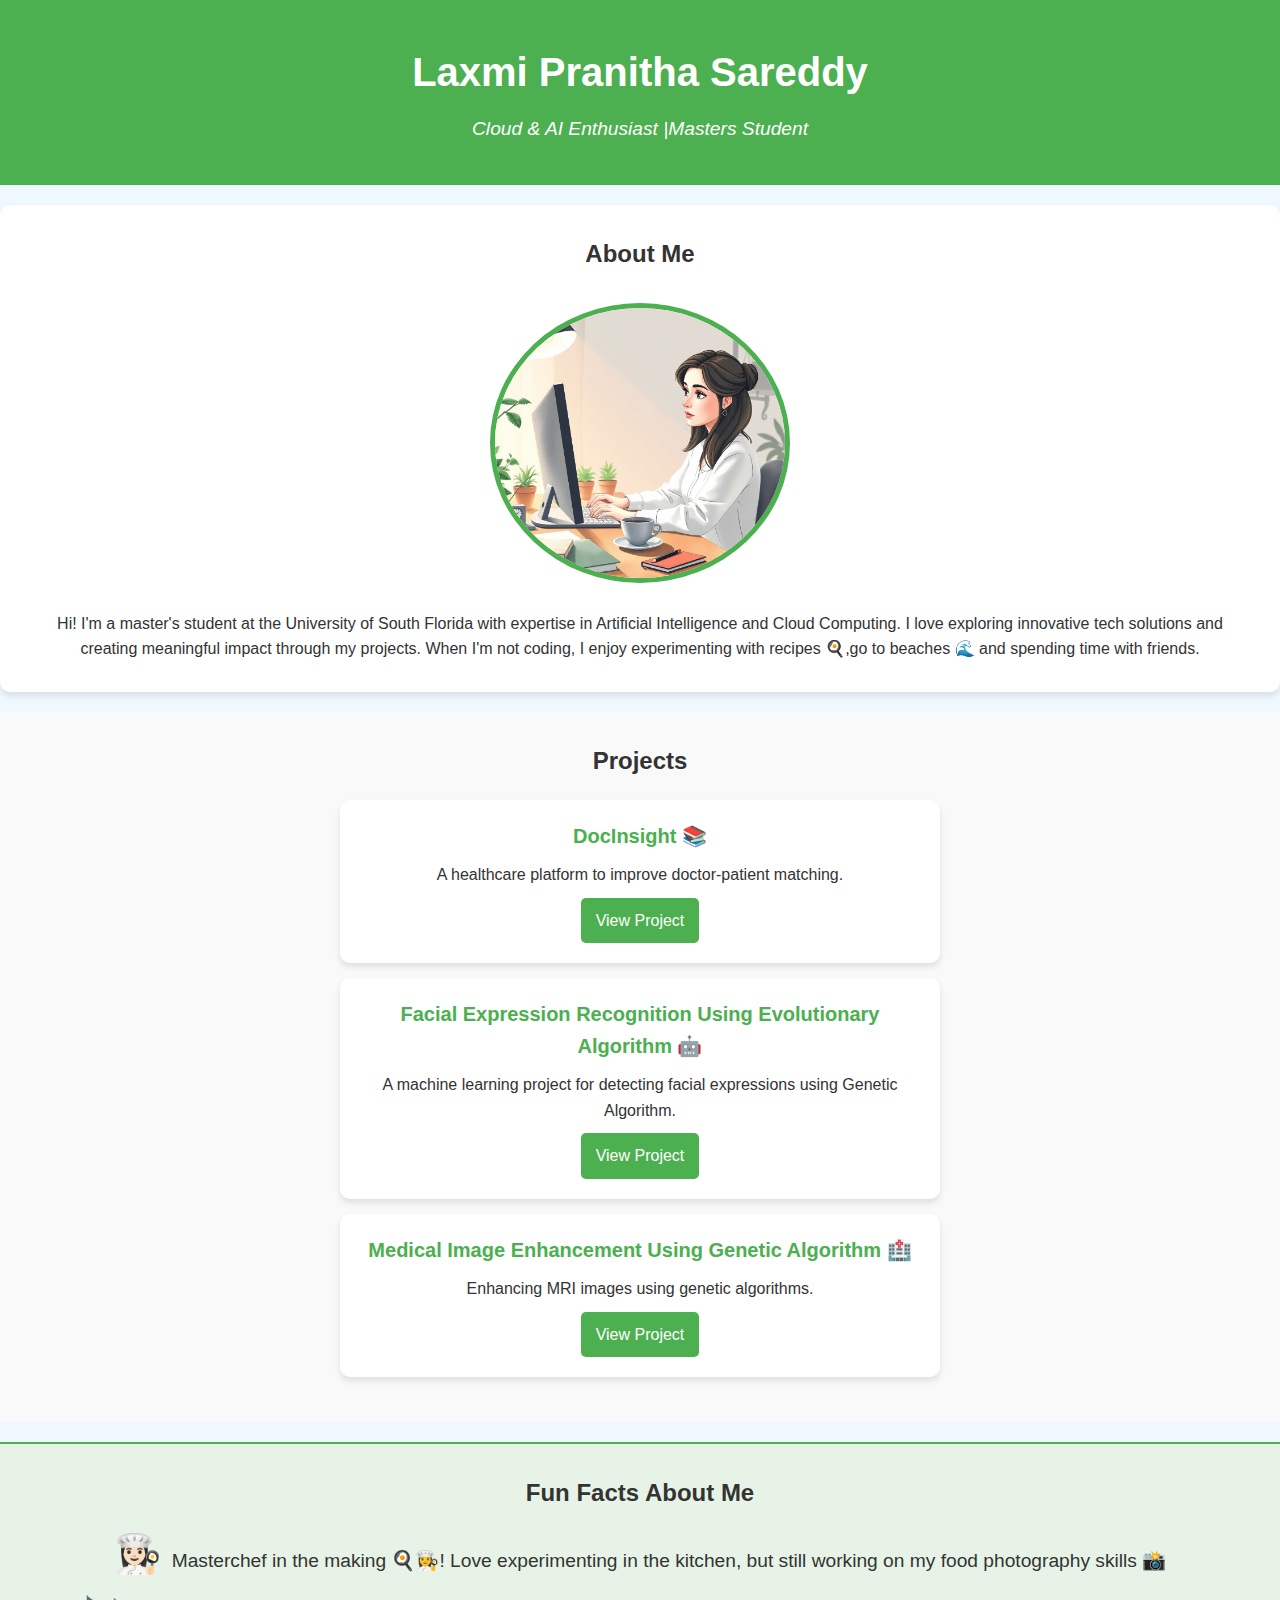
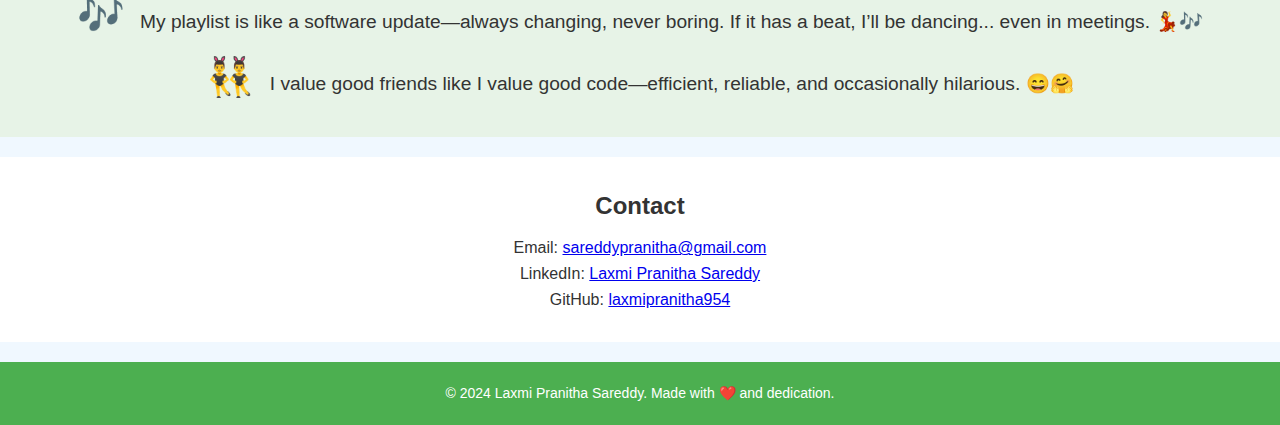
<file: index.html>
<!DOCTYPE html>
<html lang="en">
<head>
    <meta charset="UTF-8">
    <meta name="viewport" content="width=device-width, initial-scale=1.0">
    <title>Laxmi Pranitha's Portfolio</title>
    <link rel="stylesheet" href="styles.css">
    <style>
        body {
            font-family: Arial, sans-serif;
            margin: 0;
            padding: 0;
            background-color: #f0f8ff;
            color: #333;
        }

        header {
            background-color: #4caf50;
            color: white;
            text-align: center;
            padding: 20px;
        }

        header h1 {
            font-size: 2.5em;
        }

        header p {
            font-size: 1.2em;
        }

        .container {
            max-width: 1200px;
            margin: 0 auto;
            padding: 20px;
        }

        .about {
            text-align: center;
            padding: 30px;
            background-color: #ffffff;
            margin: 20px auto;
            border-radius: 10px;
            box-shadow: 0 4px 6px rgba(0, 0, 0, 0.1);
        }

        .about img {
            border-radius: 50%;
            border: 5px solid #4caf50;
            margin: 20px 0;
        }

        .projects {
            padding: 30px;
            background-color: #f9f9f9;
        }

        .projects h2 {
            text-align: center;
            margin-bottom: 20px;
        }

        .project-card {
            background-color: #ffffff;
            margin: 15px auto;
            padding: 20px;
            border-radius: 10px;
            box-shadow: 0 4px 6px rgba(0, 0, 0, 0.1);
            text-align: center;
            max-width: 600px;
        }

        .project-card h3 {
            color: #4caf50;
        }

        .project-card a {
            text-decoration: none;
            color: #ffffff;
            background-color: #4caf50;
            padding: 10px 15px;
            border-radius: 5px;
            display: inline-block;
            margin-top: 10px;
        }

        .project-card a:hover {
            background-color: #45a049;
        }

        .contact {
            text-align: center;
            padding: 30px;
            background-color: #ffffff;
        }

        footer {
            text-align: center;
            padding: 20px;
            background-color: #4caf50;
            color: white;
        }

        .fun {
            padding: 30px;
            background-color: #e7f3e7;
            text-align: center;
            border-top: 2px solid #4caf50;
        }

        .fun p {
            font-size: 1.2em;
        }

        .emoji {
            font-size: 2em;
            margin-right: 10px;
        }
    </style>
</head>
<body>
    <header>
        <div class="container">
            <h1>Laxmi Pranitha Sareddy</h1>
            <p>Cloud & AI Enthusiast |Masters Student</p>
        </div>
    </header>

    <section class="about">
        <h2>About Me</h2>
        <img src="images/image.jpeg" alt="Laxmi Pranitha Sareddy" style="width:300px;height:auto;">
        <p>Hi! I'm a master's student at the University of South Florida with expertise in Artificial Intelligence and Cloud Computing. I love exploring innovative tech solutions and creating meaningful impact through my projects. When I'm not coding, I enjoy experimenting with recipes 🍳,go to beaches 🌊  and spending time with friends.</p>
    </section>

    <section class="projects">
        <h2>Projects</h2>
        <div class="project-card">
            <h3>DocInsight 📚</h3>
            <p>A healthcare platform to improve doctor-patient matching.</p>
            <a href="https://github.com/laxmipranitha954/laxmipranitha/tree/main/projects/DocInsight" target="_blank">View Project</a>
        </div>
        <div class="project-card">
            <h3>Facial Expression Recognition Using Evolutionary Algorithm 🤖</h3>
            <p>A machine learning project for detecting facial expressions using Genetic Algorithm.</p>
            <a href="https://github.com/laxmipranitha954/laxmipranitha/tree/main/projects/facial_expression_recognition_genetic_algorithm" target="_blank">View Project</a>
        </div>
        <div class="project-card">
            <h3>Medical Image Enhancement Using Genetic Algorithm 🏥</h3>
            <p>Enhancing MRI images using genetic algorithms.</p>
            <a href="https://github.com/laxmipranitha954/laxmipranitha/tree/main/projects/medical_image_enhancement_genetic_algorithm" target="_blank">View Project</a>
        </div>
    </section>

    <section class="fun">
        <h2>Fun Facts About Me</h2>
        <p><span class="emoji">👩🏻‍🍳</span>Masterchef in the making 🍳👩‍🍳! Love experimenting in the kitchen, but still working on my food photography skills 📸</p>
    <p><span class="emoji">🎶</span> My playlist is like a software update—always changing, never boring. If it has a beat, I’ll be dancing... even in meetings. 💃🎶</p>
        <p><span class="emoji">👯‍♂️</span> I value good friends like I value good code—efficient, reliable, and occasionally hilarious. 😄🤗</p>
    </section>

    <section class="contact">
        <h2>Contact</h2>
        <p>Email: <a href="mailto:sareddypranitha@gmail.com">sareddypranitha@gmail.com</a></p>
        <p>LinkedIn: <a href="https://linkedin.com/in/laxmipranitha">Laxmi Pranitha Sareddy</a></p>
        <p>GitHub: <a href="https://github.com/laxmipranitha954">laxmipranitha954</a></p>
    </section>

    <footer>
        <p>&copy; 2024 Laxmi Pranitha Sareddy. Made with ❤️ and dedication.</p>
    </footer>
</body>
</html>
</file>
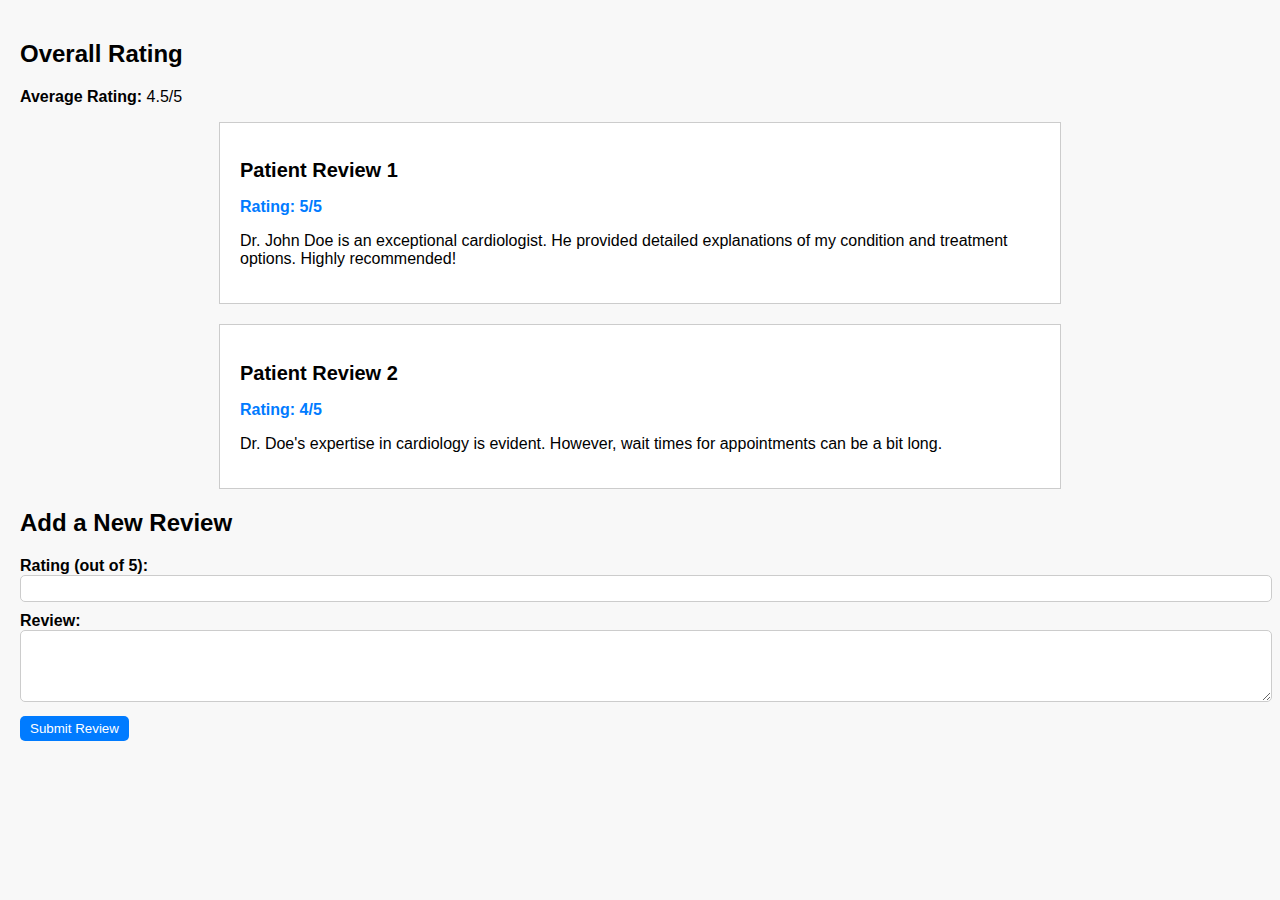
<file: projects/DocInsight/add-review.html>
<!DOCTYPE html>
<html lang="en">

<head>
  <meta charset="UTF-8">
  <meta name="viewport" content="width=device-width, initial-scale=1.0">
  <title>Doctor Reviews</title>
  <style>
    body {
      font-family: Arial, sans-serif;
      margin: 0;
      padding: 20px;
      background-color: #f8f8f8;
    }

    .review-container {
      max-width: 800px;
      margin: 0 auto;
      padding: 20px;
      border: 1px solid #ccc;
      background-color: #fff;
      margin-bottom: 20px;
    }

    .review-header {
      font-size: 20px;
      margin-bottom: 10px;
    }

    .review-content {
      margin-bottom: 15px;
    }

    .review-rating {
      color: #007bff;
      font-weight: bold;
    }

    .review-form {
      margin-bottom: 20px;
    }

    .form-group {
      margin-bottom: 10px;
    }

    .form-group label {
      display: block;
      font-weight: bold;
    }

    .form-group input,
    .form-group textarea {
      width: 100%;
      padding: 5px;
      border: 1px solid #ccc;
      border-radius: 5px;
    }

    .form-group button {
      padding: 5px 10px;
      background-color: #007bff;
      color: #fff;
      border: none;
      border-radius: 5px;
      cursor: pointer;
    }
  </style>
</head>

<body>
  <div class="overall-rating">
    <h2>Overall Rating</h2>
    <p><strong>Average Rating:</strong> 4.5/5</p>
    <!-- You can display other overall rating information here -->
  </div>

  <div id="reviews-list">
    <div class="review-container">
      <h2 class="review-header">Patient Review 1</h2>
      <p class="review-rating">Rating: 5/5</p>
      <p class="review-content">Dr. John Doe is an exceptional cardiologist. He provided detailed explanations of my condition
        and treatment options. Highly recommended!</p>
    </div>

    <div class="review-container">
      <h2 class="review-header">Patient Review 2</h2>
      <p class="review-rating">Rating: 4/5</p>
      <p class="review-content">Dr. Doe's expertise in cardiology is evident. However, wait times for appointments can be a bit
        long.</p>
    </div>

    <!-- Add more review containers as needed -->

  </div>

  <!-- Review Form -->
  <div class="review-form">
    <h2>Add a New Review</h2>
    <form id="new-review-form">
      <div class="form-group">
        <label for="rating">Rating (out of 5):</label>
        <input type="number" id="rating" name="rating" min="1" max="5" required>
      </div>
      <div class="form-group">
        <label for="review">Review:</label>
        <textarea id="review" name="review" rows="4" required></textarea>
      </div>
      <div class="form-group">
        <button type="submit">Submit Review</button>
      </div>
    </form>
  </div>

  <script>
    document.getElementById('new-review-form').addEventListener('submit', function (event) {
      event.preventDefault();
      const rating = document.getElementById('rating').value;
      const review = document.getElementById('review').value;

      // Clear form fields
      document.getElementById('rating').value = '';
      document.getElementById('review').value = '';

      // Create new review element
      const newReview = document.createElement('div');
      newReview.classList.add('review-container');
      newReview.innerHTML = `
        <h2 class="review-header">New Review</h2>
        <p class="review-rating">Rating: ${rating}/5</p>
        <p class="review-content">${review}</p>
      `;

      // Append new review to reviews list
      document.getElementById('reviews-list').appendChild(newReview);
    });
  </script>
</body>

</html>
</file>
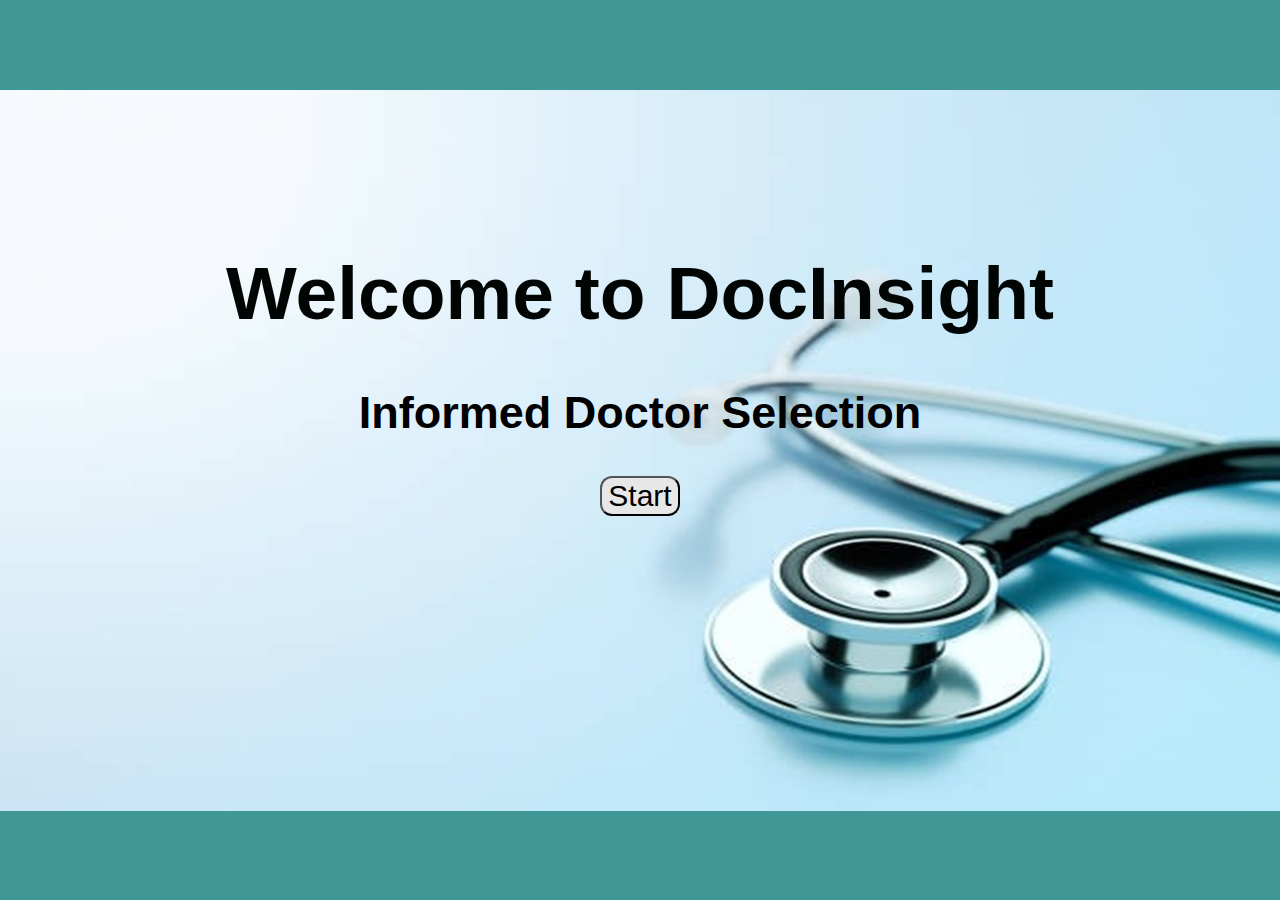
<file: projects/DocInsight/homepage.html>
<!DOCTYPE html>
<html lang="en">

<head>
    <meta charset="UTF-8">
    <meta name="viewport" content="width=device-width, initial-scale=1.0">
    
    <style>
        body {
            font-family: Gill Sans, sans-serif;
            margin: 0;
            padding: 0;
            background-color: #3F9796;
            background-image: url('stethoscope.jpeg');
            background-repeat: no-repeat;
            background-attachment: fixed;
            background-size: 100% auto;
            background-position: center;
            width: 100%;
            height: auto;
        }

        header {
            background-color: #333;
            padding: 0px;
            text-align: center;
            color: white;
        }
        .button
        {
            background-color: #e7e7e7;
            font-size: 30px;
            border-radius: 12px;
            
        }
        .button:hover {
  background-color: #008CBA;
  color: white;
}
        main {
            padding: 200px;
            text-align: center;
        }

        h1 {
            color: #000504;
        }
    </style>
</head>

<body>

   

    <main>
        <h1 style="font-size: 75px">Welcome to DocInsight</h1>
        <h2 style="font-size: 45px">Informed Doctor Selection</h2>
        <button onclick="location.href='selectionpage.html'" class="button">Start</button>
    </main>

</body>

</html>
</file>
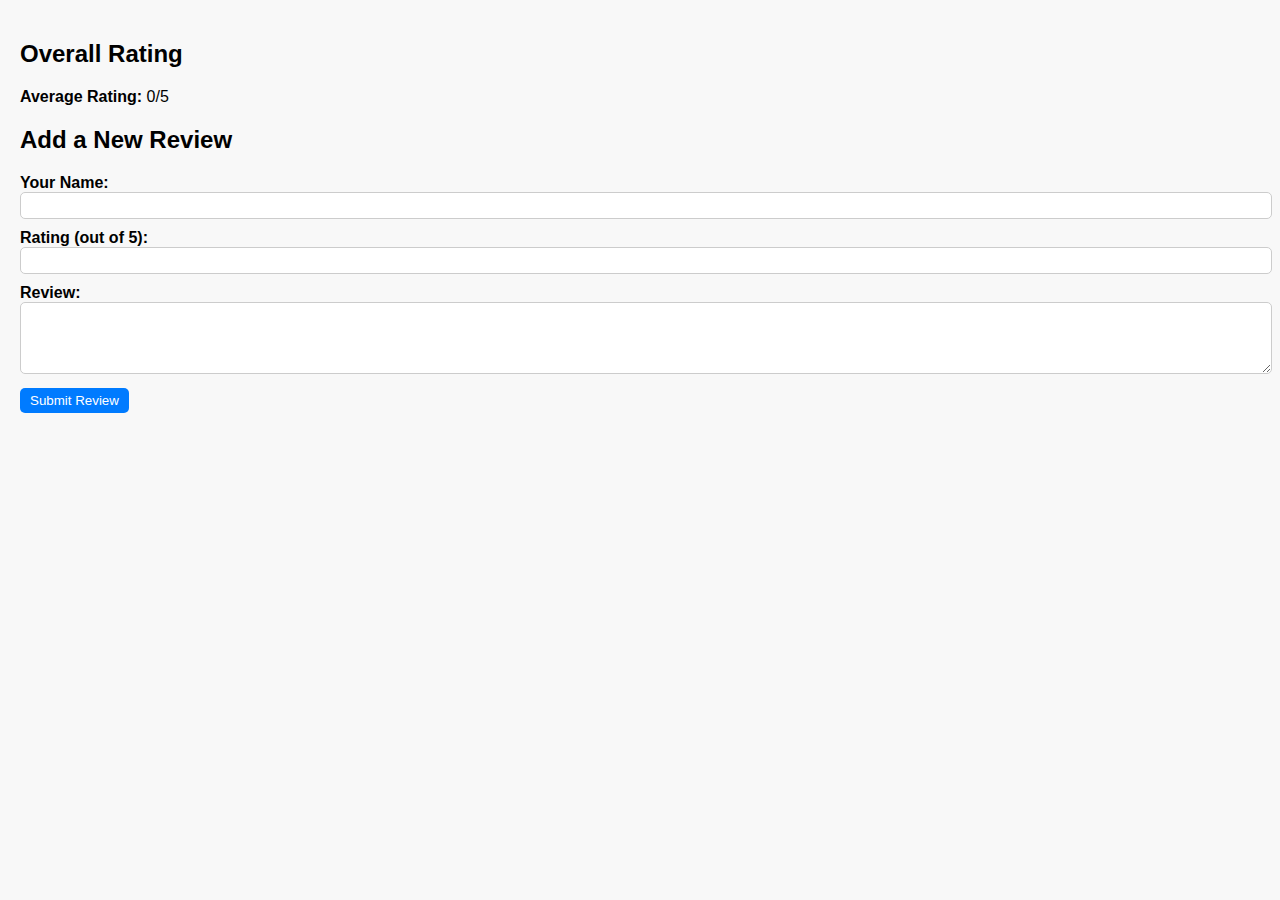
<file: projects/DocInsight/review.html>
<!DOCTYPE html>
<html lang="en">

<head>
  <meta charset="UTF-8">
  <meta name="viewport" content="width=device-width, initial-scale=1.0">
  <title>Doctor Reviews</title>
  <style>
    body {
      font-family: Arial, sans-serif;
      margin: 0;
      padding: 20px;
      background-color: #f8f8f8;
    }

    .review-container {
      max-width: 800px;
      margin: 0 auto;
      padding: 20px;
      border: 1px solid #ccc;
      background-color: #fff;
      margin-bottom: 20px;
    }

    .review-header {
      font-size: 20px;
      margin-bottom: 10px;
    }

    .review-content {
      margin-bottom: 15px;
    }

    .review-rating {
      color: #007bff;
      font-weight: bold;
    }

    .review-stars {
      display: inline-block;
      font-size: 24px;
      color: gold;
    }

    .review-form {
      margin-bottom: 20px;
    }

    .form-group {
      margin-bottom: 10px;
    }

    .form-group label {
      display: block;
      font-weight: bold;
    }

    .form-group input,
    .form-group textarea {
      width: 100%;
      padding: 5px;
      border: 1px solid #ccc;
      border-radius: 5px;
    }

    .form-group button {
      padding: 5px 10px;
      background-color: #007bff;
      color: #fff;
      border: none;
      border-radius: 5px;
      cursor: pointer;
    }
  </style>
</head>

<body>
  <div class="overall-rating" id="overall-rating">
    <h2>Overall Rating</h2>
    <p><strong>Average Rating:</strong> <span id="average-rating">4.5</span>/5</p>
    <!-- You can display other overall rating information here -->
  </div>

  <div id="reviews-list">
    <!-- Reviews will be dynamically added here -->
  </div>

  <!-- Review Form -->
  <div class="review-form">
    <h2>Add a New Review</h2>
    <form id="new-review-form">
      <div class="form-group">
        <label for="username">Your Name:</label>
        <input type="text" id="username" name="username" required>
      </div>
      <div class="form-group">
        <label for="rating">Rating (out of 5):</label>
        <input type="number" id="rating" name="rating" min="1" max="5" required>
      </div>
      <div class="form-group">
        <label for="review">Review:</label>
        <textarea id="review" name="review" rows="4" required></textarea>
      </div>
      <div class="form-group">
        <button type="submit">Submit Review</button>
      </div>
    </form>
  </div>

  <script>
    // Load reviews from localStorage on page load
    window.addEventListener('load', function () {
      loadReviews();
    });

    // Function to load reviews from localStorage
    function loadReviews() {
  const queryString = window.location.search;
  const urlParams = new URLSearchParams(queryString);
  const doctorId = urlParams.get('id');
  const doctorName = decodeURIComponent(urlParams.get('name'));

  const savedReviews = JSON.parse(localStorage.getItem('doctorReviews')) || [];
  const reviewsList = document.getElementById('reviews-list');
  reviewsList.innerHTML = '';

  savedReviews.forEach(function (reviewData) {
    if (reviewData.doctorName === doctorName) {
      const reviewContainer = createReviewElement(reviewData);
      reviewsList.appendChild(reviewContainer);
    }
  });

  // Update average rating based on loaded reviews
  updateAverageRating(doctorName);
}

    // Function to create a review element
    function createReviewElement(reviewData) {
      const reviewContainer = document.createElement('div');
      reviewContainer.classList.add('review-container');
      reviewContainer.innerHTML = `
        <h2 class="review-header">${reviewData.username}'s Review</h2>
        <p class="review-rating">Rating: ${reviewData.rating}/5</p>
        <div class="review-stars">${getStarRating(reviewData.rating)}</div>
        <p class="review-content">${reviewData.review}</p>
      `;
      return reviewContainer;
    }

    // Function to generate star rating based on the given rating number
    function getStarRating(rating) {
      const roundedRating = Math.round(parseFloat(rating));
      let stars = '';
      for (let i = 0; i < roundedRating; i++) {
        stars += '★'; // Unicode character for star
      }
      return stars;
    }

    document.getElementById('new-review-form').addEventListener('submit', function (event) {
  event.preventDefault();
  const queryString = window.location.search;
  const urlParams = new URLSearchParams(queryString);
  const doctorName = decodeURIComponent(urlParams.get('name'));

  const username = document.getElementById('username').value;
  const rating = document.getElementById('rating').value;
  const review = document.getElementById('review').value;
  const newReviewData = {
    username: username,
    rating: rating,
    review: review,
  };

  // Clear form fields
  document.getElementById('username').value = '';
  document.getElementById('rating').value = '';
  document.getElementById('review').value = '';

  // Save new review to localStorage
  saveReview(newReviewData, doctorName);

  // Create new review element
  const newReviewContainer = createReviewElement(newReviewData);

  // Append new review to reviews list
  document.getElementById('reviews-list').appendChild(newReviewContainer);

  // Update average rating
  updateAverageRating(doctorName);
});

    // Function to save review to localStorage
    function saveReview(reviewData, doctorName) {
  const savedReviews = JSON.parse(localStorage.getItem('doctorReviews')) || [];
  reviewData.doctorName = doctorName;
  savedReviews.push(reviewData);
  localStorage.setItem('doctorReviews', JSON.stringify(savedReviews));
}

    // Function to update average rating
    function updateAverageRating(doctorName) {
  const savedReviews = JSON.parse(localStorage.getItem('doctorReviews')) || [];
  const doctorReviews = savedReviews.filter(review => review.doctorName === doctorName);

  if (doctorReviews.length === 0) {
    document.getElementById('average-rating').textContent = '0';
    return;
  }
  let totalRating = 0;
  doctorReviews.forEach(function (reviewData) {
    totalRating += parseInt(reviewData.rating);
  });
  const averageRating = totalRating / doctorReviews.length;
  document.getElementById('average-rating').textContent = averageRating.toFixed(1);
}
  </script>
</body>

</html>
</file>
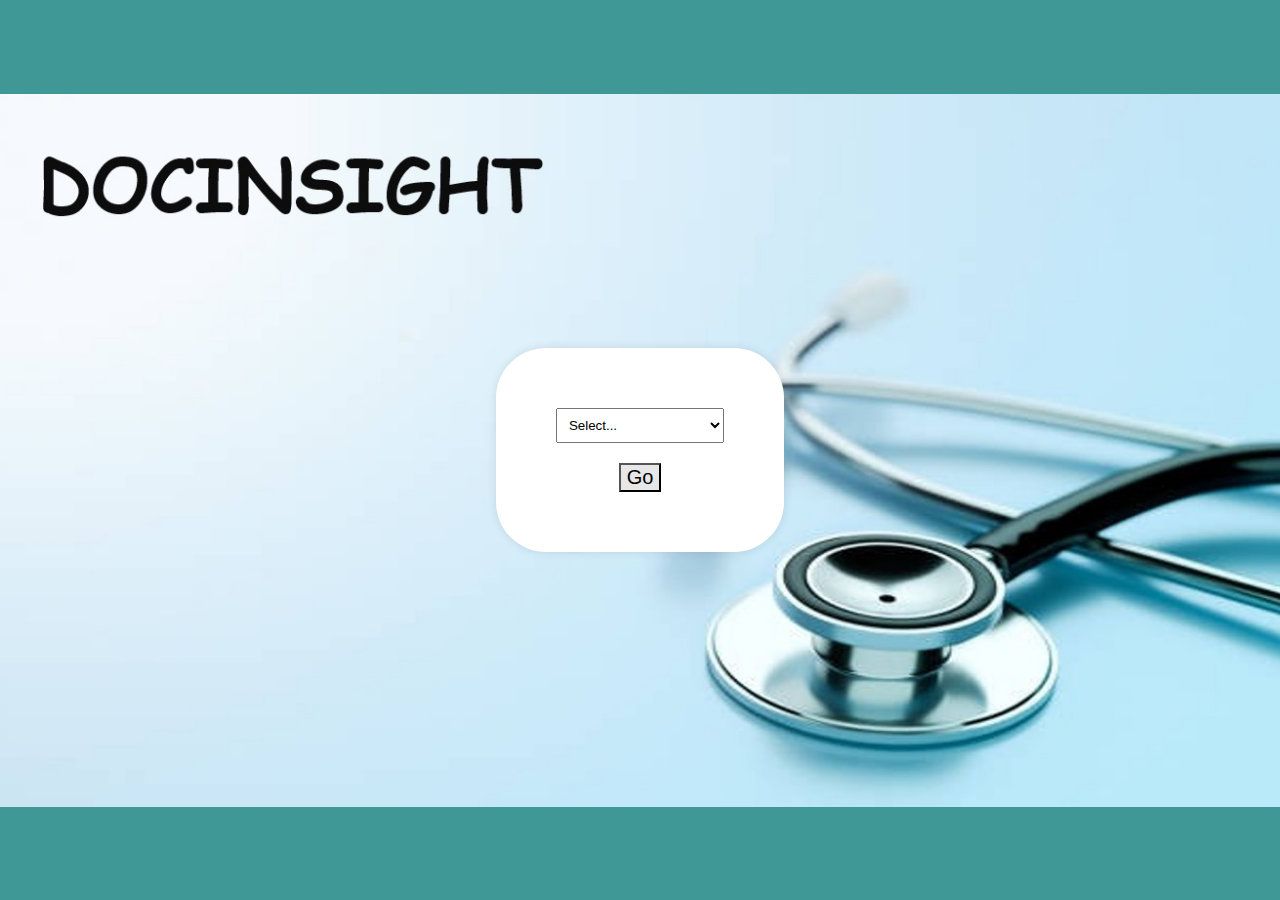
<file: projects/DocInsight/selectionpage.html>
<!DOCTYPE html>
<html lang="en">
<head>
  <meta charset="UTF-8">
  <meta name="viewport" content="width=device-width, initial-scale=1.0">
  <style>
    body {
      font-family: Gill Sans, sans-serif;
      margin: 0;
      padding: 0;
      background-color: #3F9796;
      background-image: url('stethoscopewithdocinsight.jpeg');
      background-repeat: no-repeat;
      background-attachment: fixed;
      background-size: 100% auto;
      background-position: center;
      width: 100%;
      height: auto;
      display: flex;
      justify-content: center;
      align-items: center;
      height: 100vh;
    }

    #search-form {
      background-color: #fff;
      padding: 60px;
      border-radius: 50px;
      box-shadow: 0 0 10px rgba(0, 0, 0, 0.1);
      text-align: center;
    }

    select, input {
      margin-bottom: 0px;
      padding: 8px;
      width: 100%;
      box-sizing: border-box;
      max-width: 300px; 
    }

    .button {
      background-color: #e7e7e7;
      font-size: 20px;
    }

    #hospital-search, #doctor-search, #specialization-search {
      display: none;
      text-align: left; /* Align labels to the left */
    }

    #go-button {
      margin-top: 20px; /* Add margin to separate the "Go" button from the select dropdowns */
    }
  </style>
</head>
<body>

  <div id="search-form">
    <!-- Primary search bar -->
    <select id="primary-search" onchange="showSearchOptions()">
      <option value="" disabled selected>Select...</option>
      <!-- <option value="hospital">Hospital</option> -->
      <option value="doctor">Doctor</option>
      <option value="specialization">Specialization</option>
    </select>

    <!-- Hospital search bar -->
    <div id="hospital-search">
      <label for="hospital-dropdown">Select Hospital:</label>
      <select id="hospital-dropdown">
        <option value="hospital1">Hospital 1</option>
        <option value="hospital2">Hospital 2</option>
        <option value="hospital3">Hospital 3</option>
      </select>
    </div>

    <!-- Doctor search bar -->
    <div id="doctor-search">
      <label for="doctor-dropdown">Select Doctor:</label>
      <select id="doctor-dropdown">
        <!-- Doctors will be dynamically added here -->
      </select>
    </div>

    <!-- Specialization search bar -->
    <div id="specialization-search">
      <label for="specialization-dropdown">Select Specialization:</label>
      <select id="specialization-dropdown" onchange="populateDoctorsBySpecialization(this.value)">
        <!-- Specializations will be dynamically added here -->
      </select>
    </div>

    <!-- Go button -->
    <button class="button" id="go-button" onclick="search()">Go</button>
  </div>

  <script>
    // Define the doctors data (you can fetch this from an external source)
    var doctorsData = [
    { id: '1', name: 'Dr. Emily Roberts', specialization: 'Pediatrics' },
      { id: '2', name: 'Dr. Michael Thompson', specialization: 'General Surgery' },
      { id: '3', name: 'Dr. Sarah Lee', specialization: 'Pediatrics' },
      { id: '4', name: 'Dr. David Wilson', specialization: 'Cardiology' },
      { id: '5', name: 'Dr. Jessica Chen', specialization: 'Pediatrics' },
      { id: '6', name: 'Dr. Robert Anderson', specialization: 'Orthopedics' },
      { id: '7', name: 'Dr. Amanda Taylor', specialization: 'Psychiatry' },
      { id: '8', name: 'Dr. Christopher Lee', specialization: 'Oncology' },
      { id: '9', name: 'Dr. Samantha Brown', specialization: 'Endocrinology' },
      { id: '10', name: 'Dr. William Davis', specialization: 'Cardiology' },
      { id: '11', name: 'Dr. Sophia Martinez', specialization: 'Dermatology' },
      { id: '12', name: 'Dr. Andrew White', specialization: 'Psychiatry' },
{ id: '13', name: 'Dr. Olivia Johnson', specialization: 'Cardiology' },
{ id: '14', name: 'Dr. Ethan Harris', specialization: 'Pediatrics' },
{ id: '15', name: 'Dr. Isabella Wilson', specialization: 'Ophthalmology' },
{ id: '16', name: 'Dr. Jacob Moore', specialization: 'Cardiology' },
{ id: '17', name: 'Dr. Ava Thompson', specialization: 'Pediatrics' },
{ id: '18', name: 'Dr. Liam Clark', specialization: 'Endocrinology' },
{ id: '19', name: 'Dr. Zoe King', specialization: 'Cardiology' },
{ id: '20', name: 'Dr. Lucas Anderson', specialization: 'Oncology' },

      // Add more doctor data as needed
    ];

    // Function to populate the Doctor dropdown based on the selected option
    function populateDoctors(selectedOption) {
  var doctorDropdown = document.getElementById('doctor-dropdown');
  doctorDropdown.innerHTML = ''; // Clear previous options

  // Loop through all doctors and add them to the dropdown
  doctorsData.forEach(function(doctor) {
    var option = document.createElement('option');
    option.value = doctor.id;
    option.textContent = doctor.name;
    doctorDropdown.appendChild(option);
  });

  // Show the Doctor search bar
  document.getElementById('doctor-search').style.display = 'block';
}




// Function to populate the Doctor dropdown based on the selected specialization
// Function to populate the Doctor dropdown based on the selected specialization
function populateDoctorsBySpecialization(selectedSpecialization) {
  var doctorDropdown = document.getElementById('doctor-dropdown');
  doctorDropdown.innerHTML = ''; // Clear previous options

  // Filter doctors based on the selected specialization
  var doctorsWithSpecialization = doctorsData.filter(function(doctor) {
    return doctor.specialization.toLowerCase() === selectedSpecialization.toLowerCase();
  });

  // Add filtered doctors to the dropdown
  doctorsWithSpecialization.forEach(function(doctor) {
    var option = document.createElement('option');
    option.value = doctor.id;
    option.textContent = doctor.name;
    doctorDropdown.appendChild(option);
  });

  // Show the Doctor search bar
  document.getElementById('doctor-search').style.display = 'block';
}


// Update the showSearchOptions function to call populateSpecializations when "Specialization" is selected
// Update the showSearchOptions function to call populateSpecializations when "Specialization" is selected
function showSearchOptions() {
  var primarySearch = document.getElementById('primary-search');
  var selectedOption = primarySearch.options[primarySearch.selectedIndex].value;

  // Show/hide search bars based on the selected option
  document.getElementById('hospital-search').style.display = 'none';
  document.getElementById('doctor-search').style.display = 'none';
  document.getElementById('specialization-search').style.display = 'none';

  if (selectedOption === 'hospital') {
    document.getElementById('hospital-search').style.display = 'block';
  } else if (selectedOption === 'doctor') {
    populateDoctors('1'); // Default to the first doctor for demonstration
  } else if (selectedOption === 'specialization') {
    populateSpecializations(); // Populate the Specialization dropdown
    // populateDoctorsBySpecialization(); // Populate the Doctor dropdown based on selected specialization
    document.getElementById('specialization-search').style.display = 'block';
  }
}


function redirectToDoctor(doctorId) {
      window.location.href = `doctor1.html?id=${doctorId}`;
    }

    // Update the search function to handle doctor redirection
    function search() {
  var primarySearch = document.getElementById('primary-search');
  var selectedOption = primarySearch.options[primarySearch.selectedIndex].value;

  if (selectedOption === 'doctor') {
    var doctorDropdown = document.getElementById('doctor-dropdown');
    var selectedDoctorId = doctorDropdown.value;
    redirectToDoctor(selectedDoctorId);
  } else if (selectedOption === 'specialization') {
    var doctorDropdown = document.getElementById('doctor-dropdown');
    var selectedDoctorId = doctorDropdown.value;
    if (selectedDoctorId) {
      redirectToDoctor(selectedDoctorId);
    } else {
      alert('Please select a doctor from the list.');
    }
  } else {
    // Implement other search functionality here
  }
}
// Function to populate the Specialization dropdown
function populateSpecializations() {
  var specializationDropdown = document.getElementById('specialization-dropdown');
  specializationDropdown.innerHTML = ''; // Clear previous options

  // Define the available specializations
  var specializations = Array.from(new Set(doctorsData.map(doctor => doctor.specialization)));

  // Add specializations to the dropdown
  specializations.forEach(function(specialization) {
    var option = document.createElement('option');
    option.value = specialization.toLowerCase(); // Use lowercase for consistency
    option.textContent = specialization;
    specializationDropdown.appendChild(option);
  });
  
}
  </script>
</body>
</html>
</file>
<file: styles.css>
/* Basic Reset */
* {
    margin: 0;
    padding: 0;
    box-sizing: border-box;
}

body {
    font-family: Arial, sans-serif;
    line-height: 1.6;
    background-color: #f4f4f4;
    color: #333;
}

.container {
    width: 80%;
    margin: auto;
    overflow: hidden;
}

/* Header */
header {
    background: #333;
    color: white;
    padding: 20px 0;
    text-align: center;
}

header h1 {
    margin-bottom: 10px;
}

header p {
    font-style: italic;
}

/* Section Styles */
section {
    margin: 20px 0;
}

h2 {
    color: #333;
    font-size: 24px;
    margin-bottom: 10px;
}

.project-card {
    background: white;
    margin: 15px 0;
    padding: 20px;
    border-radius: 8px;
    box-shadow: 0 4px 8px rgba(0, 0, 0, 0.1);
}

.project-card h3 {
    font-size: 20px;
    margin-bottom: 10px;
}

.project-card a {
    color: #007bff;
    text-decoration: none;
}

.project-card a:hover {
    text-decoration: underline;
}

/* Footer */
footer {
    background: #333;
    color: white;
    text-align: center;
    padding: 10px;
}

footer p {
    font-size: 14px;
}
</file>
